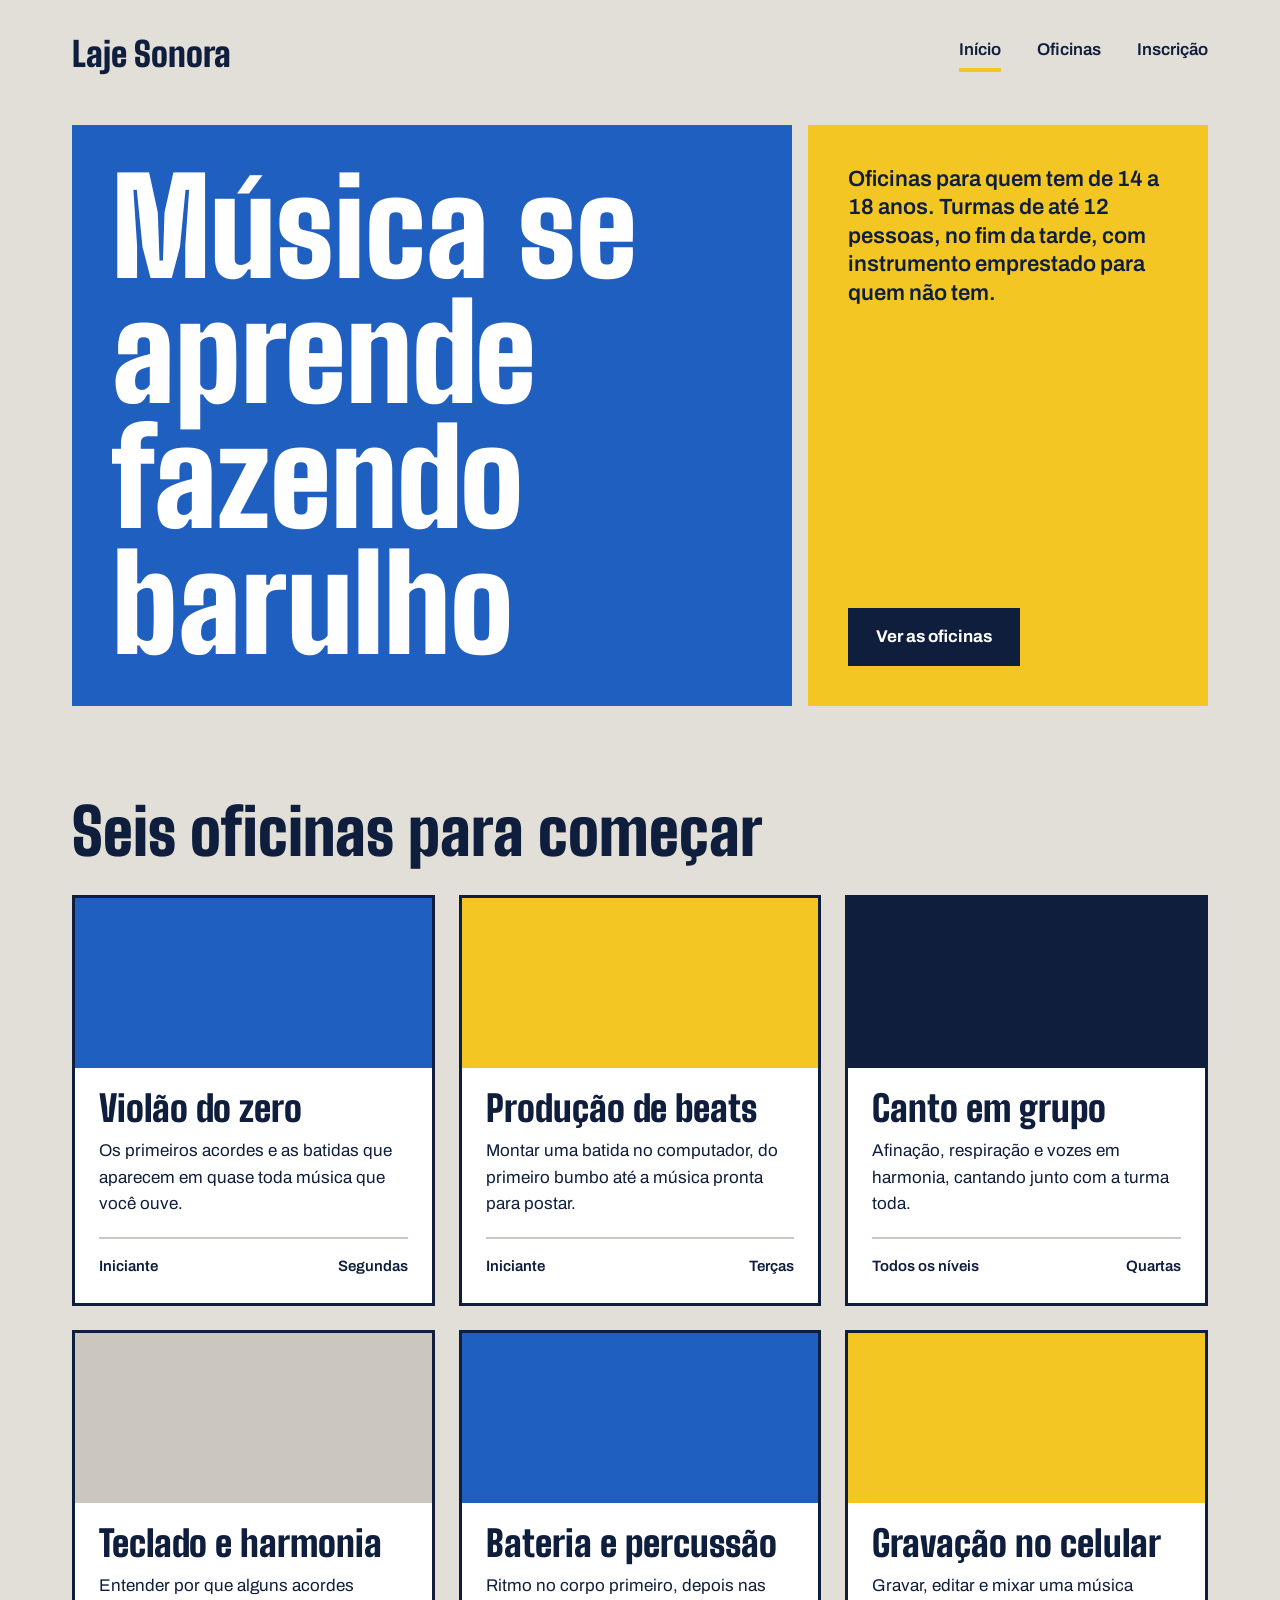
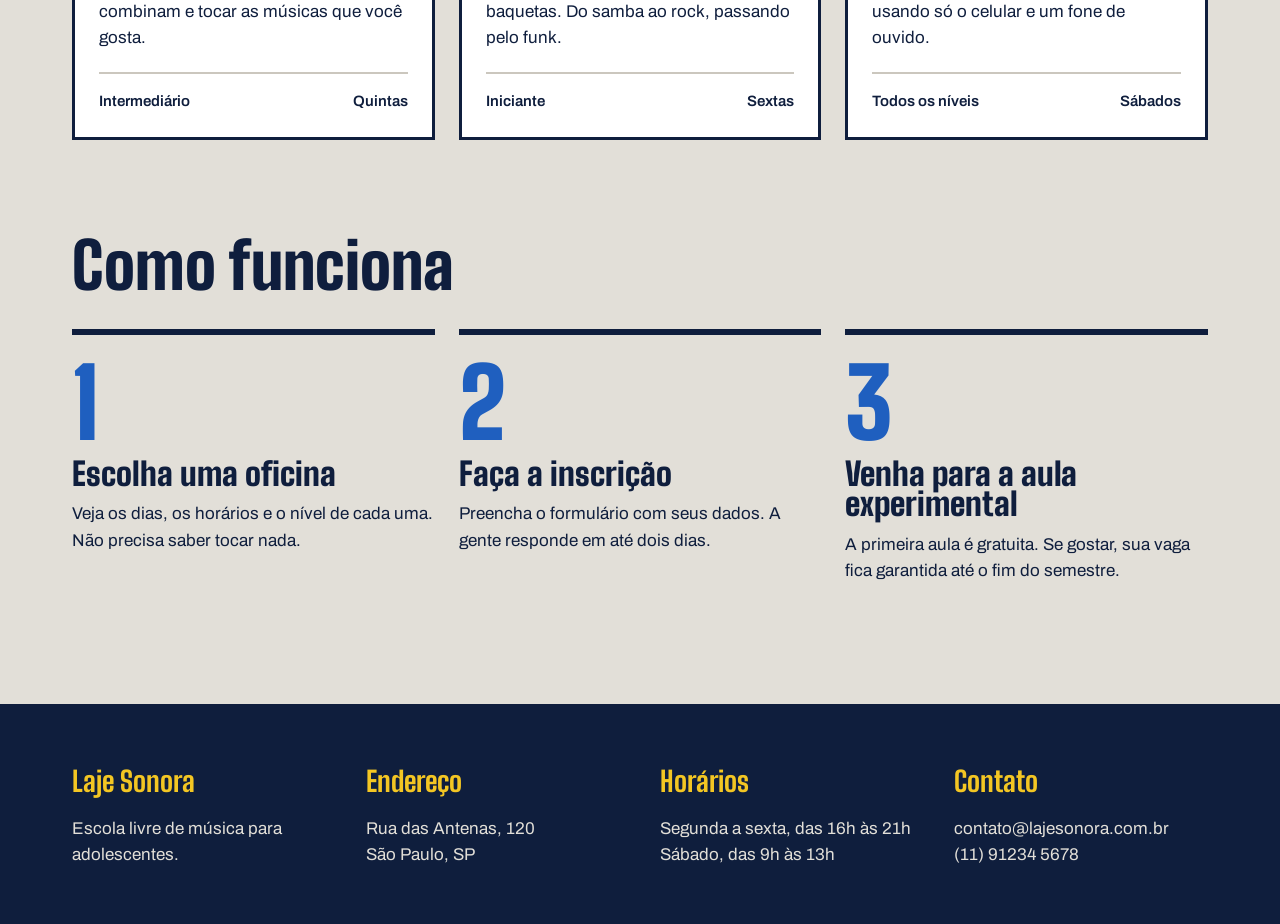
<file: index.html>
<!DOCTYPE html>
<html lang="pt-BR">
<head>
    <meta charset="UTF-8">
    <meta name="viewport" content="width=device-width, initial-scale=1.0">
    <title>Laje Sonora | Início</title>
    
    <link rel="preconnect" href="https://fonts.googleapis.com">
<link rel="preconnect" href="https://fonts.gstatic.com" crossorigin>
<link href="https://fonts.googleapis.com/css2?family=Archivo:ital,wght@0,100..900;1,100..900&family=Big+Shoulders:opsz,wght@10..72,100..900&display=swap" rel="stylesheet">
<link rel="preconnect" href="https://fonts.googleapis.com">
<link rel="preconnect" href="https://fonts.gstatic.com" crossorigin>
<link href="https://fonts.googleapis.com/css2?family=Archivo:ital,wght@0,100..900;1,100..900&display=swap" rel="stylesheet">
<link rel="stylesheet" href="index.css">
</head>

<body>

    <header class="conteudo topo">

        <a class="logo" href="index.html">Laje Sonora</a>

        <nav class="menu">
       <a class="atual" href="index.html">Início</a>
            <a href="oficinas.html">Oficinas</a>
            <a href="inscricao.html">Inscrição</a>
        </nav>

    </header>

    <main>

        <section class="conteudo cartazes">

            <div class="cartaz cartaz-principal">
                <h1>Música se aprende fazendo barulho</h1>
            </div>

            <div class="cartaz cartaz-lateral">
                <p>Oficinas para quem tem de 14 a 18 anos. Turmas de até 12 pessoas, no fim da tarde, com instrumento emprestado para quem não tem.</p>
                <a class="botao" href="oficinas.html">Ver as oficinas</a>
            </div>

        </section>

        <section class="conteudo secao">

            <h2 class="titulo-secao">Seis oficinas para começar</h2>

            <div class="cards">

                <article class="card">
                    <div class="foto foto-azul"></div>

                    <div class="card-texto">
                        <h3>Violão do zero</h3>
                        <p>Os primeiros acordes e as batidas que aparecem em quase toda música que você ouve.</p>

                        <div class="card-info">
                            <span>Iniciante</span>
               <span>Segundas</span>
                        </div>
                    </div>
                </article>

                <article class="card">
                    <div class="foto foto-amarela"></div>

                    <div class="card-texto">
                        <h3>Produção de beats</h3>
             <p>Montar uma batida no computador, do primeiro bumbo até a música pronta para postar.</p>

                        <div class="card-info">
                            <span>Iniciante</span>
                    <span>Terças</span>
        </div>
                    </div>
                </article>

                <article class="card">
                    <div class="foto foto-tinta"></div>

                    <div class="card-texto">
                        <h3>Canto em grupo</h3>
                        <p>Afinação, respiração e vozes em harmonia, cantando junto com a turma toda.</p>

             <div class="card-info">
                            <span>Todos os níveis</span>
                            <span>Quartas</span>
                        </div>
               </div>
                </article>

                <article class="card">
                    <div class="foto"></div>

                    <div class="card-texto">
                        <h3>Teclado e harmonia</h3>
                        <p>Entender por que alguns acordes combinam e tocar as músicas que você gosta.</p>

           <div class="card-info">
                            <span>Intermediário</span>
                            <span>Quintas</span>
                        </div>
                    </div>
                </article>

                <article class="card">
                    <div class="foto foto-azul"></div>

                    <div class="card-texto">
                        <h3>Bateria e percussão</h3>
                        <p>Ritmo no corpo primeiro, depois nas baquetas. Do samba ao rock, passando pelo funk.</p>

                        <div class="card-info">
                            <span>Iniciante</span>
                            <span>Sextas</span>
                        </div>
                    </div>
                </article>

                <article class="card">
                    <div class="foto foto-amarela"></div>

                    <div class="card-texto">
             <h3>Gravação no celular</h3>
                        <p>Gravar, editar e mixar uma música usando só o celular e um fone de ouvido.</p>
               <div class="card-info">
                            <span>Todos os níveis</span>
                            <span>Sábados</span>
                        </div>
    </div>
                </article>

            </div>

        </section>

        <section class="conteudo secao">

            <h2 class="titulo-secao">Como funciona</h2>

            <div class="passos">

                <div class="passo">
                    <p class="passo-numero">1</p>
                    <h3>Escolha uma oficina</h3>
                    <p>Veja os dias, os horários e o nível de cada uma. Não precisa saber tocar nada.</p>
                </div>

                <div class="passo">
                    <p class="passo-numero">2</p>
      <h3>Faça a inscrição</h3>
                    <p>Preencha o formulário com seus dados. A gente responde em até dois dias.</p>
                </div>

                <div class="passo">
                    <p class="passo-numero">3</p>
                    <h3>Venha para a aula experimental</h3>
                    <p>A primeira aula é gratuita. Se gostar, sua vaga fica garantida até o fim do semestre.</p>
                </div>

            </div>

        </section>

    </main>

    <footer class="rodape">

        <div class="conteudo rodape-colunas">

            <div class="rodape-coluna">
                <h4>Laje Sonora</h4>
                <p>Escola livre de música para adolescentes.</p>
            </div>

            <div class="rodape-coluna">
                <h4>Endereço</h4>
                <p>Rua das Antenas, 120<br>São Paulo, SP</p>
            </div>

            <div class="rodape-coluna">
                <h4>Horários</h4>
                <p>Segunda a sexta, das 16h às 21h<br>Sábado, das 9h às 13h</p>
            </div>

            <div class="rodape-coluna">
                <h4>Contato</h4>
                <p>contato@lajesonora.com.br<br>(11) 91234 5678</p>
            </div>

        </div>

    </footer>

</body>
</html>
</file>
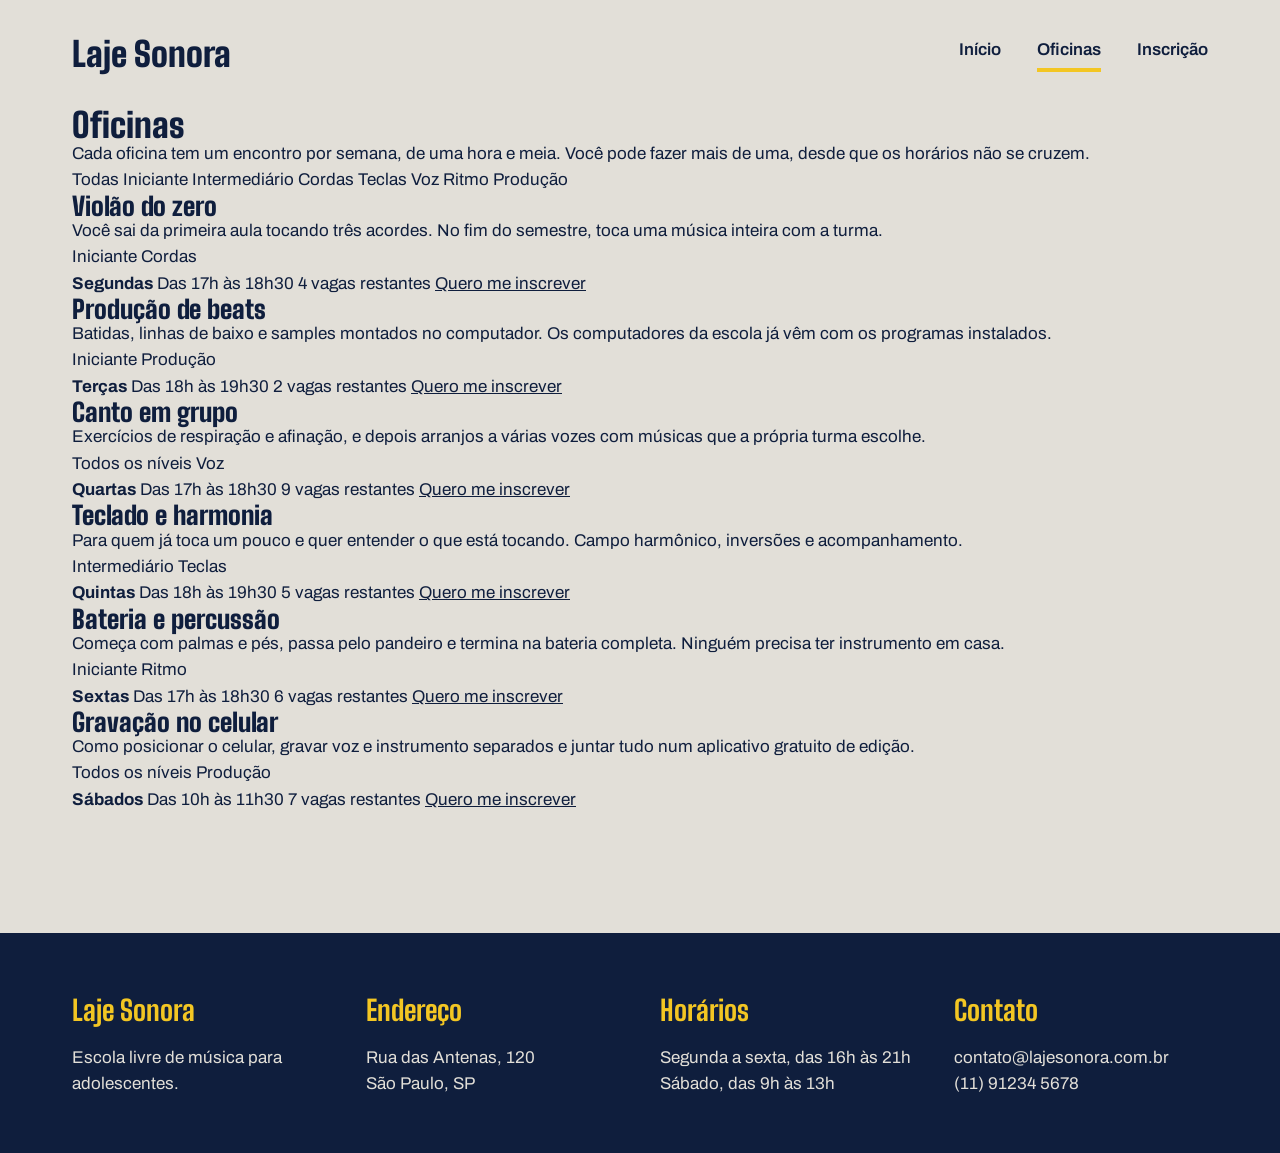
<file: oficinas.html>
<!DOCTYPE html>
<html lang="pt-BR">
<head>
    <meta charset="UTF-8">
    <meta name="viewport" content="width=device-width, initial-scale=1.0">
    <title>Laje Sonora | Oficinas</title>

    <link rel="preconnect" href="https://fonts.googleapis.com">
    <link rel="preconnect" href="https://fonts.gstatic.com" crossorigin>
    <link href="https://fonts.googleapis.com/css2?family=Archivo:ital,wght@0,100..900;1,100..900&family=Big+Shoulders:opsz,wght@10..72,100..900&display=swap" rel="stylesheet">

    <link rel="stylesheet" href="oficinas.css">
</head>

<body>

    <header class="conteudo topo">

        <a class="logo" href="index.html">Laje Sonora</a>

        <nav class="menu">
            <a href="index.html">Início</a>
            <a class="atual" href="oficinas.html">Oficinas</a>
            <a href="inscricao.html">Inscrição</a>
        </nav>

    </header>

    <main class="conteudo">

        <h1 class="titulo-pagina">Oficinas</h1>

        <p class="subtitulo-pagina">
            Cada oficina tem um encontro por semana, de uma hora e meia. Você pode fazer mais de uma, desde que os horários não se cruzem.
        </p>

        <div class="filtros">
            <span class="filtro ativo">Todas</span>
            <span class="filtro">Iniciante</span>
            <span class="filtro">Intermediário</span>
            <span class="filtro">Cordas</span>
            <span class="filtro">Teclas</span>
            <span class="filtro">Voz</span>
            <span class="filtro">Ritmo</span>
            <span class="filtro">Produção</span>
        </div>

        <div class="lista">

            <article class="oficina">
                <div class="foto foto-azul"></div>

                <div class="oficina-texto">
                    <h2>Violão do zero</h2>
                    <p>Você sai da primeira aula tocando três acordes. No fim do semestre, toca uma música inteira com a turma.</p>

                    <div class="etiquetas">
                        <span class="etiqueta">Iniciante</span>
                        <span class="etiqueta">Cordas</span>
                    </div>
                </div>

                <div class="oficina-detalhes">
                    <strong>Segundas</strong>
                    <span>Das 17h às 18h30</span>
                    <span>4 vagas restantes</span>
                    <a href="inscricao.html">Quero me inscrever</a>
                </div>
            </article>

            <article class="oficina">
                <div class="foto foto-amarela"></div>

                <div class="oficina-texto">
                    <h2>Produção de beats</h2>
                    <p>Batidas, linhas de baixo e samples montados no computador. Os computadores da escola já vêm com os programas instalados.</p>

                    <div class="etiquetas">
                        <span class="etiqueta">Iniciante</span>
                        <span class="etiqueta">Produção</span>
                    </div>
                </div>

                <div class="oficina-detalhes">
                    <strong>Terças</strong>
                    <span>Das 18h às 19h30</span>
                    <span>2 vagas restantes</span>
                    <a href="inscricao.html">Quero me inscrever</a>
                </div>
            </article>

            <article class="oficina">
                <div class="foto foto-tinta"></div>

                <div class="oficina-texto">
                    <h2>Canto em grupo</h2>
                    <p>Exercícios de respiração e afinação, e depois arranjos a várias vozes com músicas que a própria turma escolhe.</p>

                    <div class="etiquetas">
                        <span class="etiqueta">Todos os níveis</span>
                        <span class="etiqueta">Voz</span>
                    </div>
                </div>

                <div class="oficina-detalhes">
                    <strong>Quartas</strong>
                    <span>Das 17h às 18h30</span>
                    <span>9 vagas restantes</span>
                    <a href="inscricao.html">Quero me inscrever</a>
                </div>
            </article>

            <article class="oficina">
                <div class="foto"></div>

                <div class="oficina-texto">
                    <h2>Teclado e harmonia</h2>
                    <p>Para quem já toca um pouco e quer entender o que está tocando. Campo harmônico, inversões e acompanhamento.</p>

                    <div class="etiquetas">
                        <span class="etiqueta">Intermediário</span>
                        <span class="etiqueta">Teclas</span>
                    </div>
                </div>

                <div class="oficina-detalhes">
                    <strong>Quintas</strong>
                    <span>Das 18h às 19h30</span>
                    <span>5 vagas restantes</span>
                    <a href="inscricao.html">Quero me inscrever</a>
                </div>
            </article>

            <article class="oficina">
                <div class="foto foto-azul"></div>

                <div class="oficina-texto">
                    <h2>Bateria e percussão</h2>
                    <p>Começa com palmas e pés, passa pelo pandeiro e termina na bateria completa. Ninguém precisa ter instrumento em casa.</p>

                    <div class="etiquetas">
                        <span class="etiqueta">Iniciante</span>
                        <span class="etiqueta">Ritmo</span>
                    </div>
                </div>

                <div class="oficina-detalhes">
                    <strong>Sextas</strong>
                    <span>Das 17h às 18h30</span>
                    <span>6 vagas restantes</span>
                    <a href="inscricao.html">Quero me inscrever</a>
                </div>
            </article>

            <article class="oficina">
                <div class="foto foto-amarela"></div>

                <div class="oficina-texto">
                    <h2>Gravação no celular</h2>
                    <p>Como posicionar o celular, gravar voz e instrumento separados e juntar tudo num aplicativo gratuito de edição.</p>

                    <div class="etiquetas">
                        <span class="etiqueta">Todos os níveis</span>
                        <span class="etiqueta">Produção</span>
                    </div>
                </div>

                <div class="oficina-detalhes">
                    <strong>Sábados</strong>
                    <span>Das 10h às 11h30</span>
                    <span>7 vagas restantes</span>
                    <a href="inscricao.html">Quero me inscrever</a>
                </div>
            </article>

        </div>

    </main>

    <footer class="rodape">

        <div class="conteudo rodape-colunas">

            <div class="rodape-coluna">
                <h4>Laje Sonora</h4>
                <p>Escola livre de música para adolescentes.</p>
            </div>

            <div class="rodape-coluna">
                <h4>Endereço</h4>
                <p>Rua das Antenas, 120<br>São Paulo, SP</p>
            </div>

            <div class="rodape-coluna">
                <h4>Horários</h4>
                <p>Segunda a sexta, das 16h às 21h<br>Sábado, das 9h às 13h</p>
            </div>

            <div class="rodape-coluna">
                <h4>Contato</h4>
                <p>contato@lajesonora.com.br<br>(11) 91234 5678</p>
            </div>

        </div>

    </footer>

</body>
</html>
</file>
<file: index.css>
* {
    margin: 0;
    padding: 0;
    box-sizing: border-box;
}

:root {
    --concreto: #E2DFD8;
    --concreto-escuro: #CBC7BE;
    --tinta: #0F1E3D;
    --caixa-dagua: #1F5FBF;
    --fita: #F3C623;
    --branco: #FFFFFF;

    --fonte-cartaz: "Big Shoulders", "Arial Narrow", sans-serif;
    --fonte-texto: "Archivo", Arial, sans-serif;
}

body {
    background-color: var(--concreto);
    color: var(--tinta);
    font-family: var(--fonte-texto);
    font-size: 17px;
    line-height: 1.55;
}

a {
    color: inherit;
}

h1, h2, h3 {
    font-family: var(--fonte-cartaz);
    font-weight: 900;
    line-height: 0.95;
}

.conteudo {
    max-width: 1200px;
    margin-inline: auto;
    padding-inline: 32px;
}
.topo {
    padding-block: 28px;
    display: flex;
    justify-content: space-between;
    align-items: center;
}

.logo {
    font-family: var(--fonte-cartaz);
    font-size: 34px;
    font-weight: 900;
    text-decoration: none;
}

.menu {
    display: flex;
    gap: 36px;
}

.menu a {
    font-weight: 600;
    text-decoration: none;
    padding-bottom: 4px;
    border-bottom: 4px solid transparent;
}

.menu a:hover {
    border-bottom-color: var(--tinta);
}

.menu a.atual {
    border-bottom-color: var(--fita);
}
.cartazes {
    margin-top: 16px;
    display: flex;
    gap: 16px;
}

.cartaz {
    padding: 40px;
}

.cartaz-principal {
    background-color: var(--caixa-dagua);
    color: var(--branco);
    flex: 2;
}

.cartaz-principal h1 {
    font-size: 132px;
    max-width: 9ch;
}

.cartaz-lateral {
    background-color: var(--fita);
    flex: 1;
    display: flex;
    flex-direction: column;
    justify-content: space-between;
    gap: 32px;
    align-items: flex-start;
}

.cartaz-lateral p {
    font-size: 22px;
    font-weight: 600;
    line-height: 1.3;
}

.botao {
    background-color: var(--tinta);
    color: var(--branco);
    font-weight: 700;
    text-decoration: none;
    padding: 16px 28px;
    border: none;
    font-family: var(--fonte-texto);
    font-size: 17px;
    cursor: pointer;
}

.botao:hover {
    background-color: var(--caixa-dagua);
}
.secao {
    margin-top: 96px;
}

.titulo-secao {
    font-size: 64px;
    margin-bottom: 32px;
}

.cards {
    display: flex;
    flex-wrap: wrap;
    gap: 24px;
}

.card {
    background-color: var(--branco);
    border: 3px solid var(--tinta);
    flex: 1 1 340px;
}

.card .foto {
    height: 170px;
}

.foto {
    background-color: var(--concreto-escuro);
}

.foto-azul {
    background-color: var(--caixa-dagua);
}

.foto-amarela {
    background-color: var(--fita);
}

.foto-tinta {
    background-color: var(--tinta);
}

.card-texto {
    padding: 24px;
}

.card h3 {
    font-size: 36px;
    margin-bottom: 12px;
}

.card-info {
    margin-top: 20px;
    padding-top: 16px;
    border-top: 2px solid var(--concreto-escuro);
    font-weight: 600;
    font-size: 15px;
    display: flex;
    justify-content: space-between;
}
.passos {
    display: flex;
    gap: 24px;
}

.passo {
    border-top: 6px solid var(--tinta);
    padding-top: 20px;
    flex: 1;
}

.passo-numero {
    font-family: var(--fonte-cartaz);
    font-size: 96px;
    font-weight: 900;
    line-height: 1;
    color: var(--caixa-dagua);
}

.passo h3 {
    font-size: 32px;
    margin-block: 8px 12px;
}
.rodape {
    margin-top: 120px;
    background-color: var(--tinta);
    color: var(--concreto);
    padding-block: 56px;
}

.rodape-colunas {
    display: flex;
    gap: 40px;
}

.rodape-coluna {
    flex: 1;
}

.rodape h4 {
    font-family: var(--fonte-cartaz);
    font-size: 28px;
    color: var(--fita);
    margin-bottom: 12px;
}
</file>
<file: oficinas.css>
* {
    margin: 0;
    padding: 0;
    box-sizing: border-box;
}

:root {
    --concreto: #E2DFD8;
    --concreto-escuro: #CBC7BE;
    --tinta: #0F1E3D;
    --caixa-dagua: #1F5FBF;
    --fita: #F3C623;
    --branco: #FFFFFF;

    --fonte-cartaz: "Big Shoulders", "Arial Narrow", sans-serif;
    --fonte-texto: "Archivo", Arial, sans-serif;
}

body {
    background-color: var(--concreto);
    color: var(--tinta);
    font-family: var(--fonte-texto);
    font-size: 17px;
    line-height: 1.55;
}

a {
    color: inherit;
}

h1, h2, h3 {
    font-family: var(--fonte-cartaz);
    font-weight: 900;
    line-height: 0.95;
}

.conteudo {
    max-width: 1200px;
    margin-inline: auto;
    padding-inline: 32px;
}

/* TOPO */

.topo {
    padding-block: 28px;
    display: flex;
    justify-content: space-between;
    align-items: center;
}

.logo {
    font-family: var(--fonte-cartaz);
    font-size: 34px;
    font-weight: 900;
    text-decoration: none;
}

.menu {
    display: flex;
    gap: 36px;
}

.menu a {
    font-weight: 600;
    text-decoration: none;
    padding-bottom: 4px;
    border-bottom: 4px solid transparent;
}

.menu a:hover {
    border-bottom-color: var(--tinta);
}

.menu a.atual {
    border-bottom-color: var(--fita);
}

/* CORES DAS FOTOS */

.foto {
    background-color: var(--concreto-escuro);
}

.foto-azul {
    background-color: var(--caixa-dagua);
}

.foto-amarela {
    background-color: var(--fita);
}

.foto-tinta {
    background-color: var(--tinta);
}

/* RODAPÉ */

.rodape {
    margin-top: 120px;
    background-color: var(--tinta);
    color: var(--concreto);
    padding-block: 56px;
}

.rodape-colunas {
    display: flex;
    gap: 40px;
}

.rodape-coluna {
    flex: 1;
}

.rodape h4 {
    font-family: var(--fonte-cartaz);
    font-size: 28px;
    color: var(--fita);
    margin-bottom: 12px;
}
</file>
